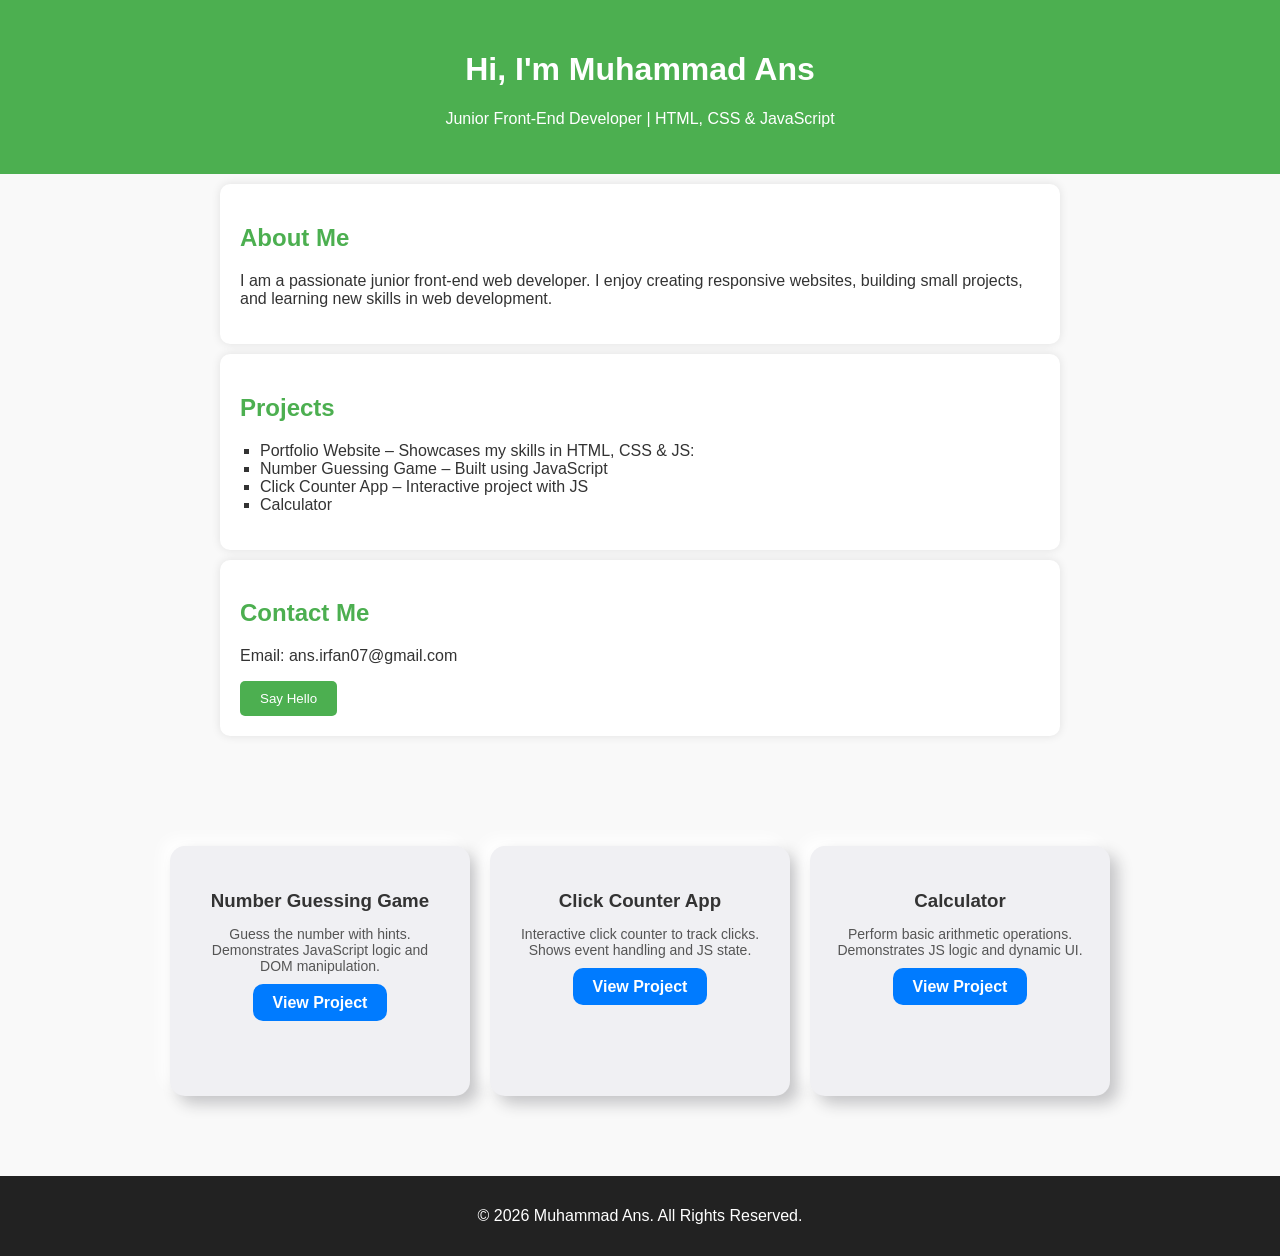
<file: index.html>
<!DOCTYPE html>
<html lang="en">
<head>
    <meta charset="UTF-8">
    <meta name="viewport" content="width=device-width, initial-scale=1.0">
    <title>My Portfolio</title>
    <link rel="stylesheet" href="style.css">
</head>
<body>
    <header>
        <h1>Hi, I'm Muhammad Ans</h1>
        <p>Junior Front-End Developer | HTML, CSS & JavaScript</p>
    </header>

    <section id="about">
        <h2>About Me</h2>
        <p>I am a passionate junior front-end web developer. I enjoy creating responsive websites, building small projects, and learning new skills in web development.</p>
    </section>

    <section id="projects">
        <h2>Projects</h2>
        <ul>
            <li>Portfolio Website – Showcases my skills in HTML, CSS & JS:</li>
            <li>Number Guessing Game – Built using JavaScript</li>
            <li>Click Counter App – Interactive project with JS</li>
            <li>Calculator</li>
        </ul>
    </section>

    <section id="contact">
        <h2>Contact Me</h2>
        <p>Email: ans.irfan07@gmail.com</p>
        <button id="contactBtn">Say Hello</button>
    </section>

    <div class="projects-container">
  <div class="project-card">
    <h3>Number Guessing Game</h3>
    <p>Guess the number with hints. Demonstrates JavaScript logic and DOM manipulation.</p>
    <a href="number-guessing-game/index.html" target="_blank">View Project</a>
  </div>

  <div class="project-card">
    <h3>Click Counter App</h3>
    <p>Interactive click counter to track clicks. Shows event handling and JS state.</p>
    <a href="click-counter/index.html" target="_blank">View Project</a>
  </div>

  <div class="project-card">
    <h3>Calculator</h3>
    <p>Perform basic arithmetic operations. Demonstrates JS logic and dynamic UI.</p>
    <a href="calculator/index.html" target="_blank">View Project</a>
  </div>
</div>

    <footer>
        <p>© 2026 Muhammad Ans. All Rights Reserved.</p>
    </footer>

    <script src="script.js"></script>
</body>
</html>
</file>
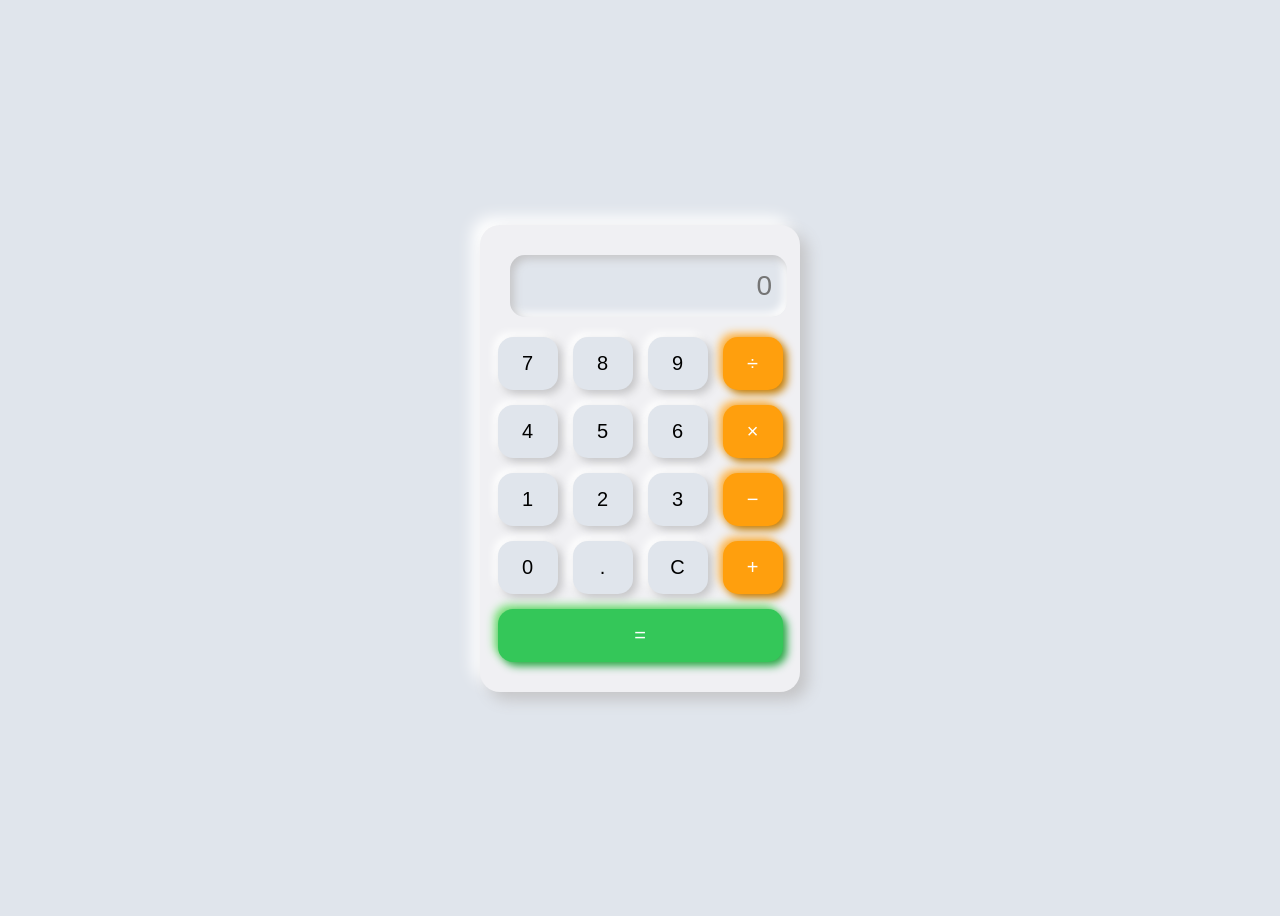
<file: Calculator/index.html>
<!DOCTYPE html>
<html lang="en">
<head>
  <meta charset="UTF-8">
  <meta name="viewport" content="width=device-width, initial-scale=1.0">
  <title>Calculator</title>
  <link rel="stylesheet" href="style.css">
</head>
<body>

<div class="calculator">
  <input type="text" id="display" placeholder="0" disabled>
  
  <div class="buttons">
    <button class="btn" data-value="7">7</button>
    <button class="btn" data-value="8">8</button>
    <button class="btn" data-value="9">9</button>
    <button class="btn operator" data-value="/">÷</button>

    <button class="btn" data-value="4">4</button>
    <button class="btn" data-value="5">5</button>
    <button class="btn" data-value="6">6</button>
    <button class="btn operator" data-value="*">×</button>

    <button class="btn" data-value="1">1</button>
    <button class="btn" data-value="2">2</button>
    <button class="btn" data-value="3">3</button>
    <button class="btn operator" data-value="-">−</button>

    <button class="btn" data-value="0">0</button>
    <button class="btn" data-value=".">.</button>
    <button class="btn" id="clear">C</button>
    <button class="btn operator" data-value="+">+</button>

    <button class="btn" id="equals">=</button>
  </div>
</div>

<script src="script.js"></script>
</body>
</html>
</file>
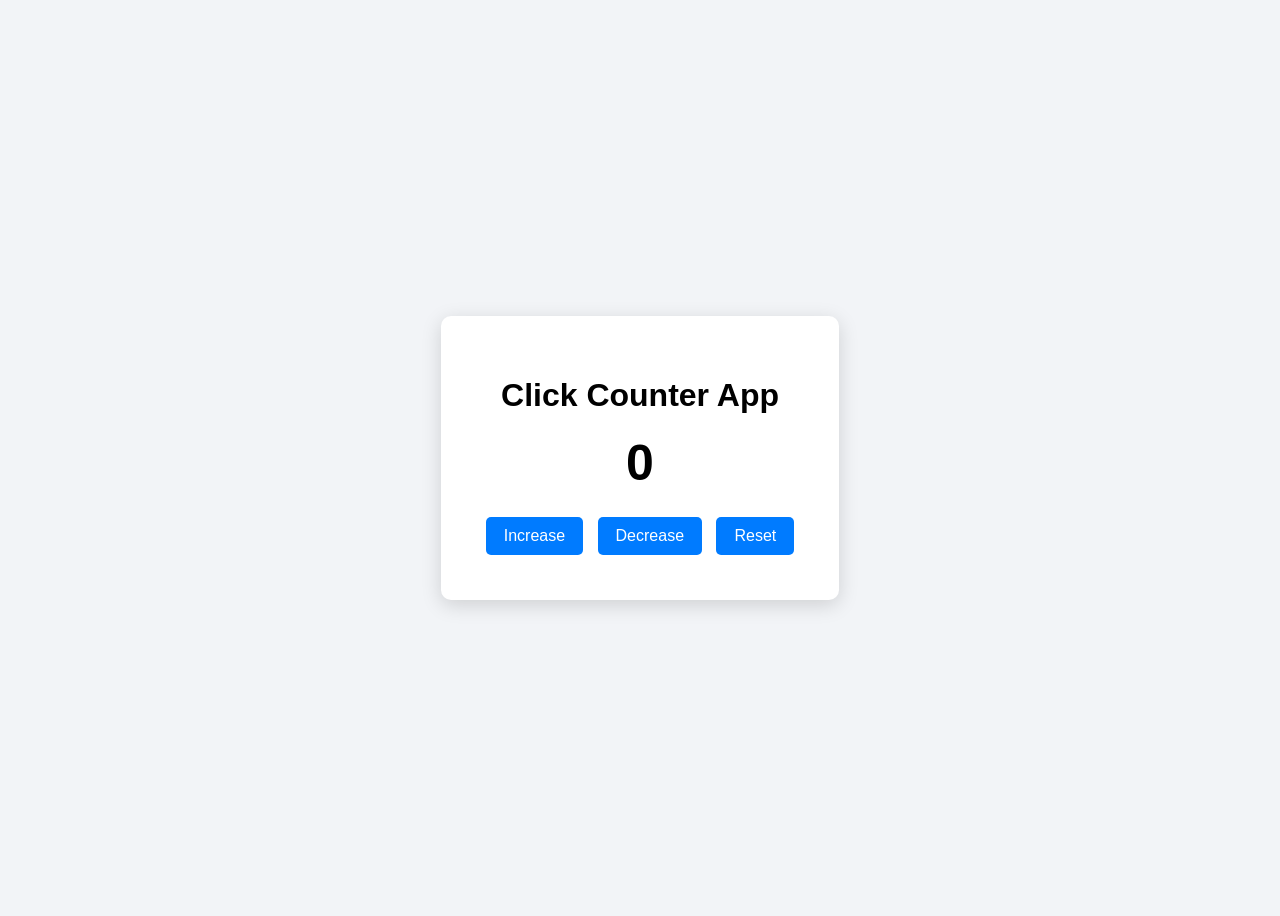
<file: click-counter/index.html>
<!DOCTYPE html>
<html lang="en">
<head>
  <meta charset="UTF-8">
  <meta name="viewport" content="width=device-width, initial-scale=1.0">
  <title>Click Counter</title>
  <link rel="stylesheet" href="style.css">
</head>
<body>

<div class="container">
  <h1>Click Counter App</h1>

  <h2 id="count">0</h2>

  <button id="increase">Increase</button>
  <button id="decrease">Decrease</button>
  <button id="reset">Reset</button>

</div>

<script src="script.js"></script>

</body>
</html>
</file>
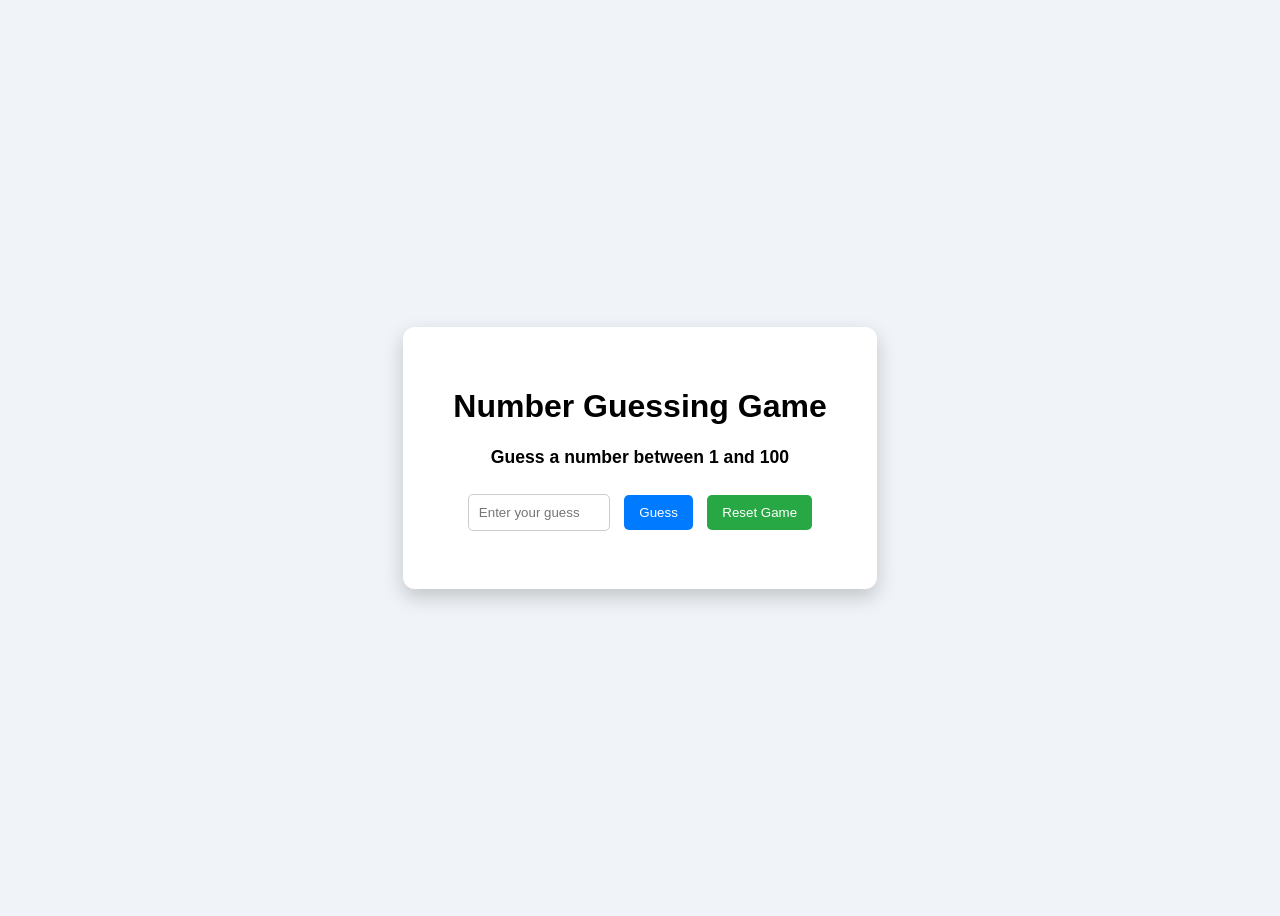
<file: number-guess/index.html.html>
<!DOCTYPE html>
<html lang="en">
<head>
  <meta charset="UTF-8">
  <meta name="viewport" content="width=device-width, initial-scale=1.0">
  <title>Number Guessing Game</title>
  <link rel="stylesheet" href="style.css.css">
</head>
<body>
  <div class="game-container">
    <h1>Number Guessing Game</h1>
    <p>Guess a number between <span id="min">1</span> and <span id="max">100</span></p>

    <input type="number" id="guessInput" placeholder="Enter your guess" min="1" max="100">
    <button id="guessBtn">Guess</button>
    <button id="resetBtn">Reset Game</button>

    <p id="message"></p>
    <p id="attempts"></p>
  </div>

  <script src="script.js"></script>
</body>
</html>
</file>
<file: style.css>
body {
    font-family: Arial, sans-serif;
    margin: 0;
    padding: 0;
    background-color: #f9f9f9;
    color: #333;
}

header {
    background-color: #4CAF50;
    color: white;
    padding: 30px 20px;
    text-align: center;
}

section {
    padding: 20px;
    margin: 10px auto;
    max-width: 800px;
    background-color: white;
    border-radius: 10px;
    box-shadow: 0 0 10px rgba(0,0,0,0.1);
}

h2 {
    color: #4CAF50;
}

ul {
    list-style: square;
    padding-left: 20px;
}

ul li a{
    text-decoration: none;
    color: #222;
}

footer {
    text-align: center;
    padding: 15px;
    background-color: #222;
    color: white;
}

button {
    padding: 10px 20px;
    background-color: #4CAF50;
    color: white;
    border: none;
    border-radius: 5px;
    cursor: pointer;
}

button:hover {
    background-color: #45a049;
}
/* Projects container */
.projects-container {
    height: 400px;
  display: flex;
  flex-wrap: wrap;
  gap: 20px;
  justify-content: center;
  margin-top: 40px;
}

/* Individual project card */
.project-card {
    height: 200px;
  background: #f0f0f3;
  border-radius: 15px;
  margin-top: 70px;
  padding: 25px;
  width: 250px;
  text-align: center;
  box-shadow: 8px 8px 15px #c5c5c7, -8px -8px 15px #ffffff;
  transition: transform 0.3s ease, box-shadow 0.3s ease;
  justify-content: space-between;
}

.project-card h3 {
  margin-bottom: 10px;
  color: #333;
}

.project-card p {
  font-size: 14px;
  color: #555;
  margin-bottom: 20px;
}

/* Link styled as button */
.project-card a {
  text-decoration: none;
  padding: 10px 20px;
  border-radius: 10px;
  background: #007bff;
  color: white;
  font-weight: bold;
  transition: background 0.3s ease;
}

.project-card a:hover {
  background: #0056b3;
}

/* Card hover effect */
.project-card:hover {
  transform: translateY(-5px);
  box-shadow: 4px 4px 10px #c5c5c7, -4px -4px 10px #ffffff;
}

/* Responsive for mobile */
@media (max-width: 800px) {
  .projects-container {
    flex-direction: column;
    align-items: center;
  }
}
</file>
<file: Calculator/style.css>
body {
  font-family: 'Segoe UI', Tahoma, Geneva, Verdana, sans-serif;
  background: #e0e5ec;
  display: flex;
  justify-content: center;
  align-items: center;
  height: 100vh;
}

.calculator {
  background: #f0f0f3;
  padding: 30px;
  border-radius: 20px;
  box-shadow: 8px 8px 15px #c5c5c7, -8px -8px 15px #ffffff;
  text-align: center;
  width: 260px;
}

#display {
  width: 100%;
  height: 60px;
  margin-bottom: 20px;
  font-size: 28px;
  text-align: right;
  padding-right: 15px;
  border-radius: 15px;
  border: none;
  background: #e0e5ec;
  box-shadow: inset 4px 4px 8px #c5c5c7, inset -4px -4px 8px #ffffff;
}

.buttons {
  display: grid;
  grid-template-columns: repeat(4, 60px);
  gap: 15px;
  justify-content: center;
}

button {
  padding: 15px;
  font-size: 20px;
  border-radius: 15px;
  border: none;
  cursor: pointer;
  background: #e0e5ec;
  box-shadow: 4px 4px 8px #c5c5c7, -4px -4px 8px #ffffff;
  transition: all 0.2s ease;
}

button:hover {
  box-shadow: inset 4px 4px 8px #c5c5c7, inset -4px -4px 8px #ffffff;
}

button.operator {
  background: #ff9f0d;
  color: white;
  box-shadow: 4px 4px 8px #c57c00, -4px -4px 8px #ffb84d;
}

button.operator:hover {
  box-shadow: inset 4px 4px 8px #c57c00, inset -4px -4px 8px #ffb84d;
}

button#equals {
  grid-column: span 4;
  background: #34c759;
  color: white;
  box-shadow: 4px 4px 8px #28a745, -4px -4px 8px #7be17b;
}

button#equals:hover {
  box-shadow: inset 4px 4px 8px #28a745, inset -4px -4px 8px #7be17b;
}
/* Projects container */
.projects-container {
  display: flex;
  flex-wrap: wrap;
  gap: 20px;
  justify-content: center;
  margin-top: 40px;
}

/* Individual project card */
.project-card {
  background: #f0f0f3;
  border-radius: 15px;
  padding: 25px;
  width: 250px;
  text-align: center;
  box-shadow: 8px 8px 15px #c5c5c7, -8px -8px 15px #ffffff;
  transition: transform 0.3s ease, box-shadow 0.3s ease;
}

.project-card h3 {
  margin-bottom: 10px;
  color: #333;
}

.project-card p {
  font-size: 14px;
  color: #555;
  margin-bottom: 20px;
}

/* Link styled as button */
.project-card a {
  text-decoration: none;
  padding: 10px 20px;
  border-radius: 10px;
  background: #007bff;
  color: white;
  font-weight: bold;
  transition: background 0.3s ease;
}

.project-card a:hover {
  background: #0056b3;
}

/* Card hover effect */
.project-card:hover {
  transform: translateY(-5px);
  box-shadow: 4px 4px 10px #c5c5c7, -4px -4px 10px #ffffff;
}

/* Responsive for mobile */
@media (max-width: 800px) {
  .projects-container {
    flex-direction: column;
    align-items: center;
  }
}
</file>
<file: click-counter/style.css>
body{
  font-family: Arial, sans-serif;
  background:#f2f4f7;
  display:flex;
  justify-content:center;
  align-items:center;
  height:100vh;
}

.container{
  background:white;
  padding:40px;
  border-radius:10px;
  text-align:center;
  box-shadow:0 5px 20px rgba(0,0,0,0.15);
}

h1{
  margin-bottom:20px;
}

h2{
  font-size:50px;
  margin:20px 0;
}

button{
  padding:10px 18px;
  margin:5px;
  border:none;
  border-radius:5px;
  cursor:pointer;
  background:#007bff;
  color:white;
  font-size:16px;
}

button:hover{
  background:#0056b3;
}
</file>
<file: number-guess/style.css.css>
body {
  font-family: Arial, sans-serif;
  background: #f0f4f8;
  display: flex;
  justify-content: center;
  align-items: center;
  height: 100vh;
}

.game-container {
  background: white;
  padding: 40px 50px;
  border-radius: 12px;
  box-shadow: 0 8px 20px rgba(0,0,0,0.2);
  text-align: center;
}

input {
  padding: 10px;
  width: 120px;
  margin-right: 10px;
  border-radius: 5px;
  border: 1px solid #ccc;
}

button {
  padding: 10px 15px;
  cursor: pointer;
  background: #007bff;
  color: white;
  border: none;
  border-radius: 5px;
  margin-top: 10px;
}

button:hover {
  background: #0056b3;
}

#resetBtn {
  background: #28a745;
  margin-left: 10px;
}

#resetBtn:hover {
  background: #1e7e34;
}

p {
  margin-top: 15px;
  font-weight: bold;
  font-size: 1.1rem;
}
</file>
